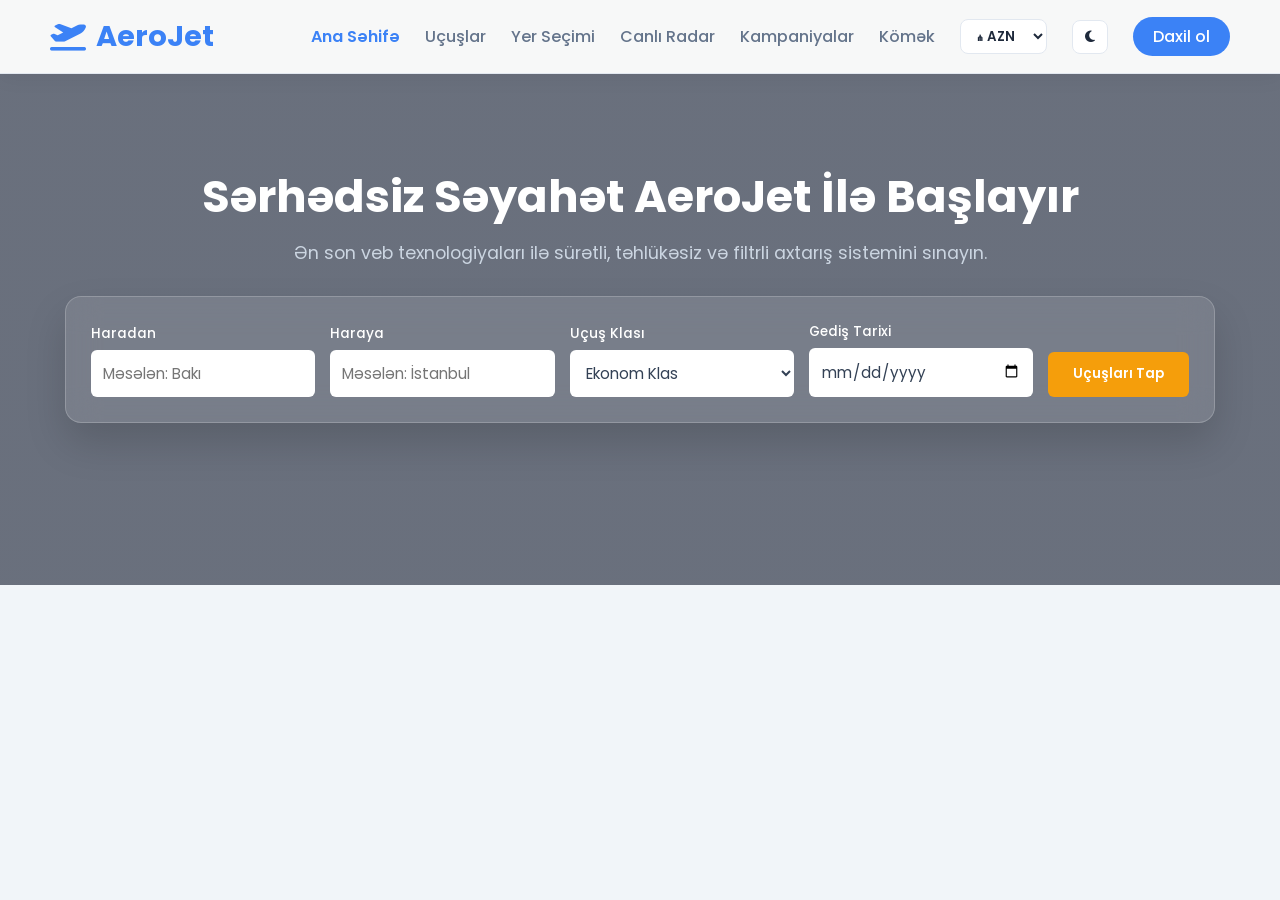
<file: index.html>
<!DOCTYPE html>
<html lang="az">
<head>
    <meta charset="UTF-8">
    <meta name="viewport" content="width=device-width, initial-scale=1.0">
    <title>AeroJet - Peşəkar Bilet Satışı</title>
    <link rel="stylesheet" href="https://cdnjs.cloudflare.com/ajax/libs/font-awesome/6.4.0/css/all.min.css">
    <link rel="stylesheet" href="style.css">
</head>
<body>

    <nav class="navbar">
        <a href="index.html" class="logo"><i class="fa-solid fa-plane-departure"></i> AeroJet</a>
        <ul class="nav-links">
    <li><a href="index.html">Ana Səhifə</a></li>
    <li><a href="ucuslar.html">Uçuşlar</a></li>
    <li><a href="seat-selection.html"><i class="fa-solid fa-chair"></i> Yer Seçimi</a></li>
    <li><a href="flight-status.html"><i class="fa-solid fa-tower-broadcast"></i> Canlı Radar</a></li>
    <li><a href="kampaniyalar.html">Kampaniyalar</a></li>
    <li><a href="komek.html">Kömək</a></li>
    <li><a href="daxil-ol.html" class="login-btn">Daxil ol</a></li>
</ul>
    </nav>

    <div class="hero-section">
        <div class="hero-content">
            <h1>Sərhədsiz Səyahət AeroJet İlə Başlayır</h1>
            <p>Ən son veb texnologiyaları ilə sürətli, təhlükəsiz və filtrli axtarış sistemini sınayın.</p>
            
            <div class="search-glass-box">
                <form id="search-form" class="search-form">
                    <div class="input-group">
                        <label>Haradan</label>
                        <input type="text" id="origin" placeholder="Məsələn: Bakı" autocomplete="off" required>
                        <ul id="origin-suggestions" class="suggestions-list hidden"></ul>
                    </div>
                    <div class="input-group">
                        <label>Haraya</label>
                        <input type="text" id="destination" placeholder="Məsələn: İstanbul" autocomplete="off" required>
                        <ul id="destination-suggestions" class="suggestions-list hidden"></ul>
                    </div>
                    <div class="input-group">
                        <label>Uçuş Klası</label>
                        <select id="flight-class">
                            <option value="economy">Ekonom Klas</option>
                            <option value="business">Biznes Klas (2x ₼)</option>
                        </select>
                    </div>
                    <div class="input-group">
                        <label>Gediş Tarixi</label>
                        <input type="date" required>
                    </div>
                    <button type="submit" class="search-btn">Uçuşları Tap</button>
                </form>
            </div>
        </div>
    </div>

    <div class="container">
        <div id="loader" class="loader-container hidden"><div class="spinner"></div><p>Sistem axtarış edir...</p></div>
        <div id="results"></div>
    </div>

    <script src="script.js"></script>
</body>
</html>
</file>
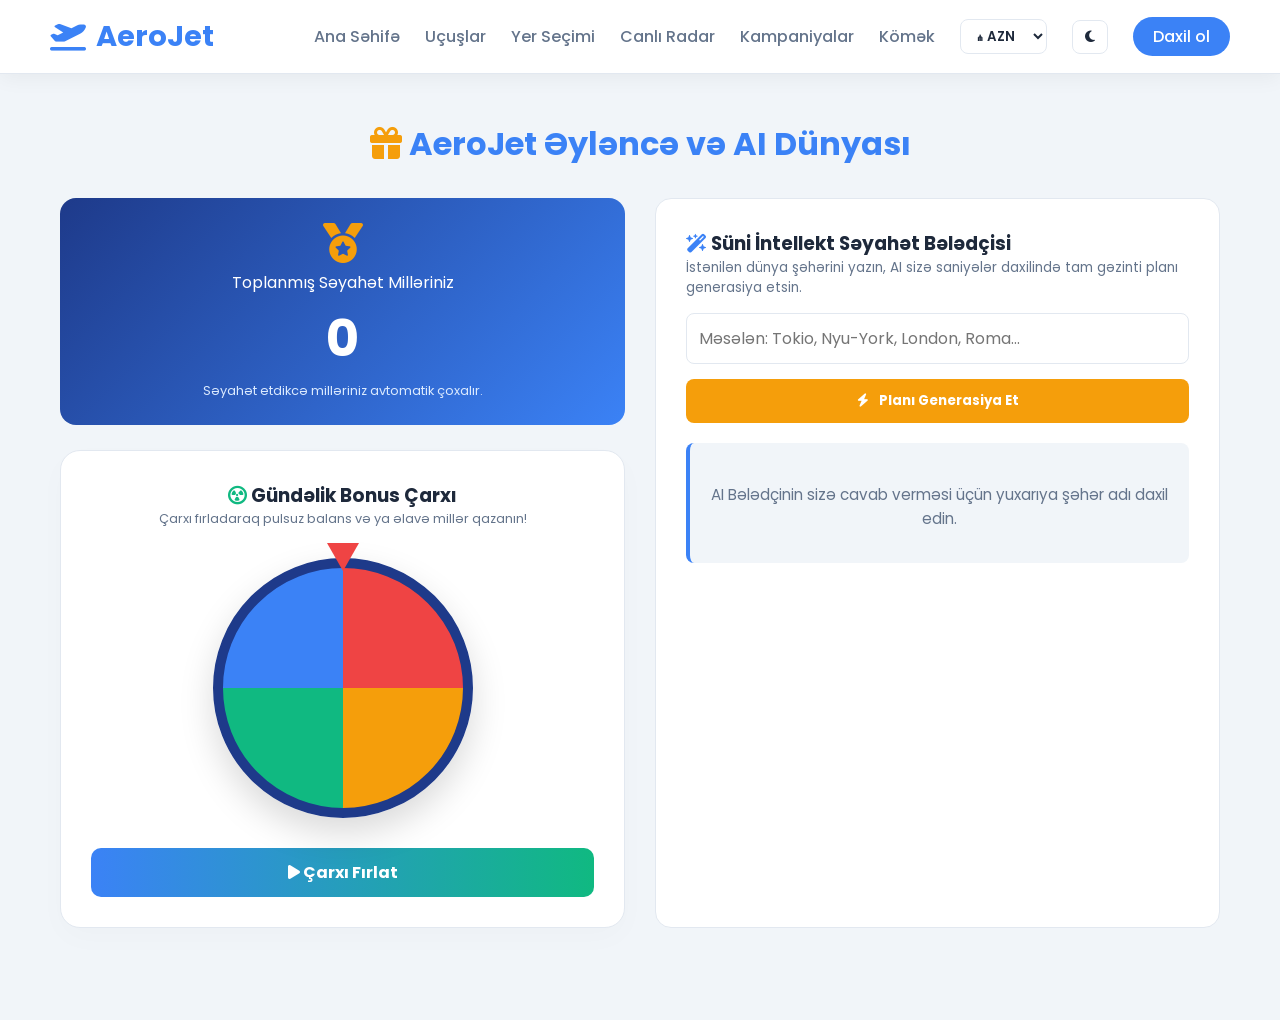
<file: ai-assistant.html>
<!DOCTYPE html>
<html lang="az">
<head>
    <meta charset="UTF-8">
    <meta name="viewport" content="width=device-width, initial-scale=1.0">
    <title>AI Bələdçi & Hədiyyə Çarxı — AeroJet</title>
    <link rel="stylesheet" href="https://cdnjs.cloudflare.com/ajax/libs/font-awesome/6.4.0/css/all.min.css">
    <link rel="stylesheet" href="style.css">
    <style>
        .ai-layout { display: grid; grid-template-columns: 1fr 1fr; gap: 30px; margin-top: 30px; }
        .mile-box { background: linear-gradient(135deg, #1e3a8a 0%, #3b82f6 100%); color: white; padding: 25px; border-radius: 16px; text-align: center; margin-bottom: 25px;}
        .mile-box h1 { font-size: 3.2rem; margin: 5px 0; font-weight: 700;}
        .ai-card { background: var(--bg-card); border: 1px solid var(--border-color); padding: 30px; border-radius: 16px; }
        .ai-input { width: 100%; padding: 12px; border: 1px solid var(--border-color); background: var(--input-bg); color: var(--input-text); border-radius: 8px; font-size: 1rem; margin-bottom: 15px; outline: none;}
        .ai-btn { width: 100%; padding: 12px; background: #f59e0b; color: white; border: none; border-radius: 8px; font-weight: bold; cursor: pointer; display: flex; justify-content: center; align-items: center; gap: 10px;}
        .ai-response { background: var(--bg-body); border-left: 4px solid #3b82f6; padding: 20px; border-radius: 8px; margin-top: 20px; min-height: 120px; line-height: 1.6; font-size: 0.95rem;}
    </style>
</head>
<body>

    <nav class="navbar">
        <a href="index.html" class="logo"><i class="fa-solid fa-plane-departure"></i> AeroJet</a>
        <ul class="nav-links">
            </ul>
    </nav>

    <div class="container">
        <h2 class="page-title"><i class="fa-solid fa-gift" style="color:#f59e0b;"></i> AeroJet Əyləncə və AI Dünyası</h2>
        
        <div class="ai-layout">
            
            <div>
                <div class="mile-box">
                    <i class="fa-solid fa-medal" style="font-size: 2.5rem; color: #f59e0b;"></i>
                    <h4 style="margin-top:5px; font-weight:400;">Toplanmış Səyahət Milləriniz</h4>
                    <h1 id="total-miles">0</h1>
                    <p style="font-size:0.8rem; color:#dbeafe;">Səyahət etdikcə milləriniz avtomatik çoxalır.</p>
                </div>

                <div class="wheel-wrapper">
                    <h3 style="color:var(--text-main);"><i class="fa-solid fa-circle-radiation" style="color:#10b981;"></i> Gündəlik Bonus Çarxı</h3>
                    <p style="color:var(--text-muted); font-size:0.8rem; margin-bottom:10px;">Çarxı fırladaraq pulsuz balans və ya əlavə millər qazanın!</p>
                    
                    <div class="wheel-outer">
                        <div class="wheel-pointer"></div>
                        <div class="wheel-graphic" id="lucky-wheel-graphic"></div>
                    </div>

                    <button type="button" class="spin-btn" id="spin-btn-element" onclick="spinLuckyWheel()">
                        <i class="fa-solid fa-play"></i> Çarxı Fırlat
                    </button>
                </div>
            </div>

            <div class="ai-card">
                <h3 style="color:var(--text-main);"><i class="fa-solid fa-wand-magic-sparkles" style="color:#3b82f6;"></i> Süni İntellekt Səyahət Bələdçisi</h3>
                <p style="color:var(--text-muted); font-size:0.85rem; margin-bottom:15px;">İstənilən dünya şəhərini yazın, AI sizə saniyələr daxilində tam gəzinti planı generasiya etsin.</p>
                
                <input type="text" id="ai-destination-city" class="ai-input" placeholder="Məsələn: Tokio, Nyu-York, London, Roma...">
                <button type="button" class="ai-btn" id="generate-plan-btn"><i class="fa-solid fa-bolt"></i> Planı Generasiya Et</button>

                <div id="ai-output" class="ai-response">
                    <p style="color:var(--text-muted); text-align:center; padding-top:20px;">AI Bələdçinin sizə cavab verməsi üçün yuxarıya şəhər adı daxil edin.</p>
                </div>
            </div>

        </div>
    </div>

    <script src="script.js"></script>
    <script>
        document.addEventListener("DOMContentLoaded", () => {
            document.getElementById('total-miles').innerText = localStorage.getItem('userMiles') || '0';

            document.getElementById('generate-plan-btn').addEventListener('click', () => {
                const city = document.getElementById('ai-destination-city').value.trim();
                const output = document.getElementById('ai-output');
                if(!city) return;

                output.innerHTML = '<div style="text-align:center;"><i class="fa-solid fa-spinner fa-spin" style="font-size:1.5rem; color:#3b82f6;"></i><p style="font-size:0.8rem; margin-top:5px;">AI Plan qurur...</p></div>';

                setTimeout(() => {
                    output.innerHTML = `
                        <h4 style="color:#3b82f6; margin-bottom:10px;">✈️ ${city.toUpperCase()} SƏYAHƏT MARŞRUTU:</h4>
                        <p><b>Giriş:</b> ${city} dünyanın ən çox turist cəlb edən möhtəşəm nöqtələrindən biridir.</p>
                        <p style="margin-top:8px;"><b>Təklif:</b> Səhər tezdən şəhərin tarixi mərkəzlərini gəzin. Günorta ən məşhur yerli restoranlarda şam edin. Axşam isə AeroJet tərəfdaşlıq otellərində dincəlin.</p>
                    `;
                }, 1200);
            });
        });
    </script>
</body>
</html>
</file>
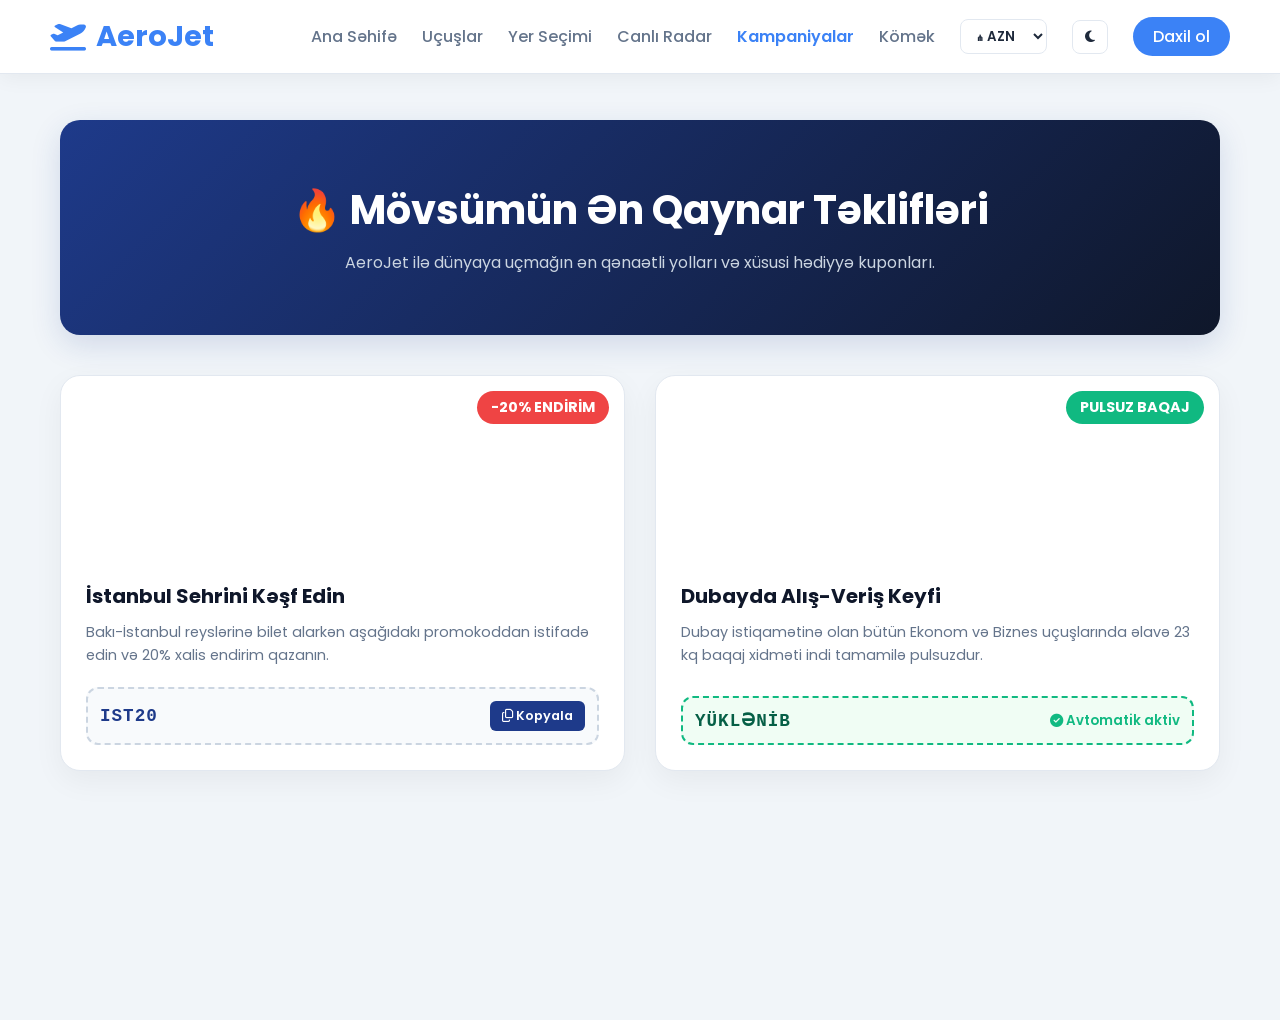
<file: kampaniyalar.html>
<!DOCTYPE html>
<html lang="az">
<head>
    <meta charset="UTF-8">
    <meta name="viewport" content="width=device-width, initial-scale=1.0">
    <title>Eksklüziv Kampaniyalar - AeroJet</title>
    <link rel="stylesheet" href="https://cdnjs.cloudflare.com/ajax/libs/font-awesome/6.4.0/css/all.min.css">
    <link rel="stylesheet" href="style.css">
    <style>
        .promo-hero { background: linear-gradient(135deg, #1e3a8a 0%, #0f172a 100%); color: white; padding: 60px 20px; text-align: center; border-radius: 20px; margin-bottom: 40px; box-shadow: 0 10px 30px rgba(30,58,138,0.15); }
        .promo-grid { display: grid; grid-template-columns: repeat(auto-fit, minmax(320px, 1fr)); gap: 30px; }
        .luxury-card { background: white; border-radius: 20px; overflow: hidden; box-shadow: 0 10px 30px rgba(0,0,0,0.05); transition: transform 0.3s ease; display: flex; flex-direction: column; border: 1px solid #e2e8f0; }
        .luxury-card:hover { transform: translateY(-8px); }
        .card-banner { height: 180px; position: relative; background-size: cover; background-position: center; }
        .discount-badge { position: absolute; top: 15px; right: 15px; background: #ef4444; color: white; padding: 6px 14px; border-radius: 30px; font-weight: 700; font-size: 0.9rem; }
        .card-body { padding: 25px; display: flex; flex-direction: column; flex-grow: 1; }
        .card-body h3 { color: #0f172a; font-size: 1.25rem; margin-bottom: 10px; }
        .card-body p { color: #64748b; font-size: 0.9rem; line-height: 1.6; margin-bottom: 20px; }
        .coupon-zone { margin-top: auto; background: #f8fafc; border: 2px dashed #cbd5e1; padding: 12px; border-radius: 12px; display: flex; justify-content: space-between; align-items: center; }
        .coupon-text { font-family: 'Courier New', Courier, monospace; font-weight: 700; color: #1e3a8a; font-size: 1.1rem; letter-spacing: 1px; }
        .copy-btn { background: #1e3a8a; color: white; border: none; padding: 6px 12px; border-radius: 6px; font-size: 0.8rem; font-weight: 600; cursor: pointer; }
    </style>
</head>
<body>

    <nav class="navbar">
        <a href="index.html" class="logo"><i class="fa-solid fa-plane-departure"></i> AeroJet</a>
        <ul class="nav-links">
        <ul class="nav-links">
    <li><a href="index.html">Ana Səhifə</a></li>
    <li><a href="ucuslar.html">Uçuşlar</a></li>
    <li><a href="seat-selection.html"><i class="fa-solid fa-chair"></i> Yer Seçimi</a></li>
    <li><a href="flight-status.html"><i class="fa-solid fa-tower-broadcast"></i> Canlı Radar</a></li>
    <li><a href="kampaniyalar.html">Kampaniyalar</a></li>
    <li><a href="komek.html">Kömək</a></li>
    <li><a href="daxil-ol.html" class="login-btn">Daxil ol</a></li>
</ul>
    </nav>

    <div class="container">
        <div class="promo-hero">
            <h1 style="font-size: 2.5rem; margin-bottom: 10px;">🔥 Mövsümün Ən Qaynar Təklifləri</h1>
            <p style="color: #cbd5e1;">AeroJet ilə dünyaya uçmağın ən qənaətli yolları və xüsusi hədiyyə kuponları.</p>
        </div>

        <div class="promo-grid">
            <div class="luxury-card">
                <div class="card-banner" style="background-image: url('https://images.unsplash.com/photo-1493306095293-14a93ad37475?auto=format&fit=crop&w=600&q=80');">
                    <span class="discount-badge">-20% ENDİRİM</span>
                </div>
                <div class="card-body">
                    <h3>İstanbul Sehrini Kəşf Edin</h3>
                    <p>Bakı-İstanbul reyslərinə bilet alarkən aşağıdakı promokoddan istifadə edin və 20% xalis endirim qazanın.</p>
                    <div class="coupon-zone">
                        <span class="coupon-text">IST20</span>
                        <button type="button" class="copy-btn" onclick="copyPromoCode('IST20')"><i class="fa-regular fa-copy"></i> Kopyala</button>
                    </div>
                </div>
            </div>

            <div class="luxury-card">
                <div class="card-banner" style="background-image: url('https://images.unsplash.com/photo-1512453979798-5ea266f8880c?auto=format&fit=crop&w=600&q=80');">
                    <span class="discount-badge" style="background:#10b981;">PULSUZ BAQAJ</span>
                </div>
                <div class="card-body">
                    <h3>Dubayda Alış-Veriş Keyfi</h3>
                    <p>Dubay istiqamətinə olan bütün Ekonom və Biznes uçuşlarında əlavə 23 kq baqaj xidməti indi tamamilə pulsuzdur.</p>
                    <div class="coupon-zone" style="border-color:#10b981; background:#f0fdf4;">
                        <span class="coupon-text" style="color:#065f46;">YÜKLƏNİB</span>
                        <small style="color:#10b981; font-weight:600;"><i class="fa-solid fa-circle-check"></i> Avtomatik aktiv</small>
                    </div>
                </div>
            </div>
        </div>
    </div>

    <script src="script.js"></script>
</body>
</html>
</file>
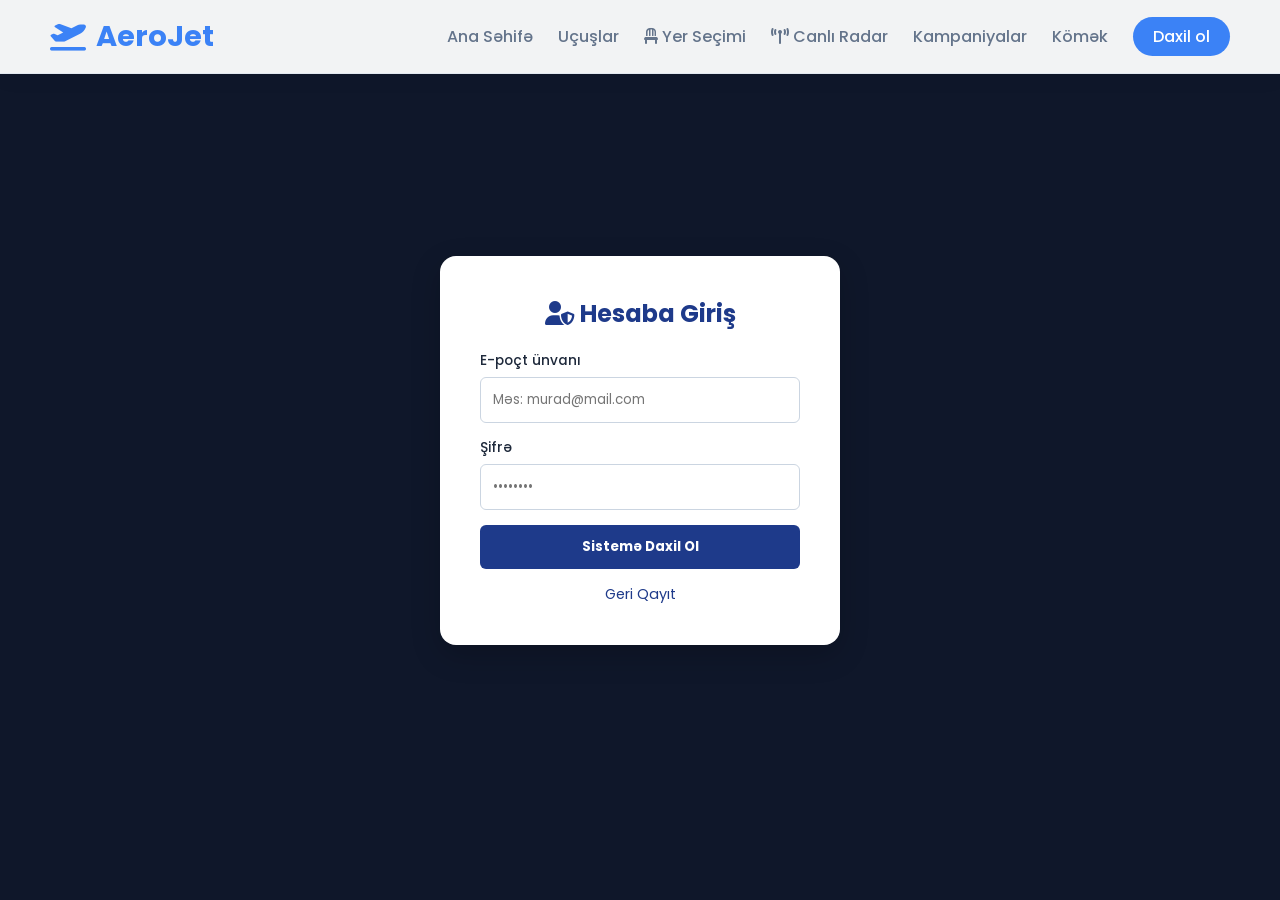
<file: profil.html>
<!DOCTYPE html>
<html lang="az">
<head>
    <meta charset="UTF-8">
    <meta name="viewport" content="width=device-width, initial-scale=1.0">
    <title>Şəxsi Kabinet — AeroJet</title>
    <link rel="stylesheet" href="https://cdnjs.cloudflare.com/ajax/libs/font-awesome/6.4.0/css/all.min.css">
    <link rel="stylesheet" href="style.css">
    <link href="https://fonts.googleapis.com/css2?family=Libre+Barcode+39&display=swap" rel="stylesheet">
</head>
<body>

    <nav class="navbar">
        <a href="index.html" class="logo"><i class="fa-solid fa-plane-departure"></i> AeroJet</a>
        <ul class="nav-links">
            </ul>
    </nav>

    <div class="container" style="margin-top:130px;">
        
        <div id="admin-view-section" class="hidden" style="margin-bottom: 40px;">
            <h3 style="margin-bottom: 20px; font-weight: 600; color: var(--text-main);"><i class="fa-solid fa-chart-pie"></i> Sistem Analitikası</h3>
            <div class="admin-dashboard">
                <div class="admin-stat-card">
                    <i class="fa-solid fa-wallet"></i>
                    <h3>Ümumi Gəlir</h3>
                    <h2 id="adm-total-revenue" style="color: #10b981;">0 ₼</h2>
                </div>
                <div class="admin-stat-card">
                    <i class="fa-solid fa-ticket"></i>
                    <h3>Satılan Bilet</h3>
                    <h2 id="adm-total-tickets">0 Reys</h2>
                </div>
                <div class="admin-stat-card">
                    <i class="fa-solid fa-route"></i>
                    <h3>Top İstiqamət</h3>
                    <h2 id="adm-top-dest" style="color: #f59e0b;">N/A</h2>
                </div>
            </div>
        </div>

        <div id="user-view-section" class="profile-container">
            
            <div class="profile-card-left">
                <div class="profile-pic"><i class="fa-solid fa-user-ninja"></i></div>
                <h3 id="u-name" style="letter-spacing: 0.5px;">GÜNLÜK İSTİFADƏÇİ</h3>
                <p id="u-email"></p>
                
                <div class="balance-card">
                    <p>Mövcud Balans</p>
                    <h3 id="u-balance">0.00 ₼</h3>
                </div>
                <button type="button" class="add-money-btn" id="add-funds-btn">
                    <i class="fa-solid fa-circle-plus"></i> Balansı Artır (+500 ₼)
                </button>
            </div>

            <div class="profile-main-right">
                <h3 style="color: var(--text-main); font-weight: 600; margin-bottom: 25px; display: flex; align-items: center; gap: 10px;">
                    <i class="fa-solid fa-receipt" style="color:#3b82f6;"></i> Aktiv Səyahət Sənədlərim
                </h3>
                <div id="tickets-history-box">
                    </div>
            </div>
            
        </div>

    </div>

    <div id="ticket-modal" class="modal-overlay hidden">
        <div class="boarding-pass">
            <span class="close-pass" id="close-modal-btn">&times;</span>
            <div class="pass-header">
                <h2>BOARDING PASS</h2>
                <div id="m-airline" style="font-weight:700; font-size:1.1rem; color:#ffffff;">AeroJet</div>
            </div>
            <div class="pass-body">
                <div><div class="pass-meta">Sərnişin</div><div class="pass-val" id="m-user">M. MURAD</div></div>
                <div><div class="pass-meta">Uçuş No</div><div class="pass-val" id="m-flightno">AZ-404</div></div>
                <div><div class="pass-meta">Klas</div><div class="pass-val" id="m-class" style="color:#f59e0b;">ECONOMY</div></div>
                
                <div><div class="pass-meta">Haradan</div><div class="pass-val" id="m-from">GYD</div></div>
                <div style="display:flex; align-items:center; justify-content:center;"><i class="fa-solid fa-plane" style="color:rgba(255,255,255,0.2); font-size:1.5rem;"></i></div>
                <div><div class="pass-meta">Haraya</div><div class="pass-val" id="m-to">IST</div></div>
                
                <div><div class="pass-meta">Saat</div><div class="pass-val" id="m-time">12:00</div></div>
                <div><div class="pass-meta">Oturacaq</div><div class="pass-val" id="m-seat" style="color:#60a5fa;">14A</div></div>
                <div><div class="pass-meta">Status</div><div class="pass-val" style="color:#10b981;">AKTİV</div></div>
            </div>
            <div class="pass-footer">
                <div style="text-align: left;">
                    <div class="pass-meta">Elektron Tiket ID</div>
                    <div id="m-code" class="pass-val">TKT-000000</div>
                </div>
                <div class="barcode">1234567890</div>
            </div>
        </div>
    </div>

    <script src="script.js"></script>
    <script>
        document.addEventListener("DOMContentLoaded", () => {
            const activeUser = localStorage.getItem('activeUser');
            if (!activeUser) { window.location.href = 'daxil-ol.html'; return; }

            // Admin panel yoxlanışı
            if(activeUser === "admin@aerojet.com") {
                document.getElementById('admin-view-section').classList.remove('hidden');
                const sales = JSON.parse(localStorage.getItem('adminSales') || '[]');
                let rev = 0;
                sales.forEach(s => rev += s.price);
                document.getElementById('adm-total-revenue').innerText = window.formatPrice(rev);
                document.getElementById('adm-total-tickets').innerText = sales.length + " Ədəd";
                document.getElementById('adm-top-dest').innerText = sales.length > 0 ? sales[sales.length - 1].dest : "İstanbul";
            }

            document.getElementById('u-email').innerText = activeUser;
            document.getElementById('u-name').innerText = activeUser.split('@')[0].toUpperCase();
            
            function updateBalance() {
                const bal = parseFloat(localStorage.getItem('userBalance') || '1000');
                document.getElementById('u-balance').innerText = window.formatPrice(bal);
            }
            updateBalance();

            document.getElementById('add-funds-btn').addEventListener('click', () => {
                let bal = parseFloat(localStorage.getItem('userBalance') || '1000');
                bal += 500;
                localStorage.setItem('userBalance', bal.toFixed(2));
                updateBalance();
                window.showToast('Balansınıza +500 virtual pul yükləndi!');
            });

            // Səyahət sənədlərini listələmək
            const box = document.getElementById('tickets-history-box');
            const tickets = JSON.parse(localStorage.getItem('userTickets') || '[]');

            if (tickets.length === 0) {
                box.innerHTML = `
                    <div style="text-align:center; padding:40px; border: 2px dashed var(--border-color); border-radius:16px;">
                        <i class="fa-solid fa-folder-open" style="font-size:2.5rem; color:var(--text-muted); margin-bottom:10px;"></i>
                        <p style="color:var(--text-muted); font-size:0.95rem;">Hələ ki heç bir uçuş biletiniz yoxdur.</p>
                    </div>`;
            } else {
                tickets.forEach((t, i) => {
                    box.innerHTML += `
                        <div class="flight-card" style="border-left-color:#10b981; cursor:pointer;" onclick="openPass(${i})">
                            <div class="airline-info">
                                <i class="fa-solid fa-plane-arrival airline-logo" style="color:#10b981;"></i>
                                <div class="airline-name"><h3>${t.airline}</h3><p>${t.flightNo}</p></div>
                            </div>
                            <div class="flight-time">
                                <div><div class="time">${t.depTime}</div><div class="city">${t.origin}</div></div>
                                <div class="route-line"><div class="duration" style="color:#10b981; border-bottom-color:#bbf7d0;">${t.date}</div></div>
                                <div><div class="time">${t.arrTime}</div><div class="city">${t.dest}</div></div>
                            </div>
                            <div class="flight-price-zone">
                                <span class="book-btn" style="background:#10b981; font-size:0.85rem; padding:8px 16px;">Biletə Bax <i class="fa-solid fa-qrcode"></i></span>
                            </div>
                        </div>`;
                });
            }
        });

        function openPass(i) {
            const tickets = JSON.parse(localStorage.getItem('userTickets') || '[]');
            const t = tickets[i];
            document.getElementById('m-user').innerText = localStorage.getItem('activeUser').split('@')[0].toUpperCase();
            document.getElementById('m-airline').innerText = t.airline;
            document.getElementById('m-flightno').innerText = t.flightNo;
            document.getElementById('m-class').innerText = t.class;
            document.getElementById('m-from').innerText = t.origin;
            document.getElementById('m-to').innerText = t.dest;
            document.getElementById('m-time').innerText = t.depTime;
            document.getElementById('m-seat').innerText = t.seat;
            document.getElementById('m-code').innerText = t.ticketId;
            document.getElementById('ticket-modal').classList.remove('hidden');
        }

        document.getElementById('close-modal-btn').addEventListener('click', () => {
            document.getElementById('ticket-modal').classList.add('hidden');
        });
    </script>
</body>
</html>
</file>
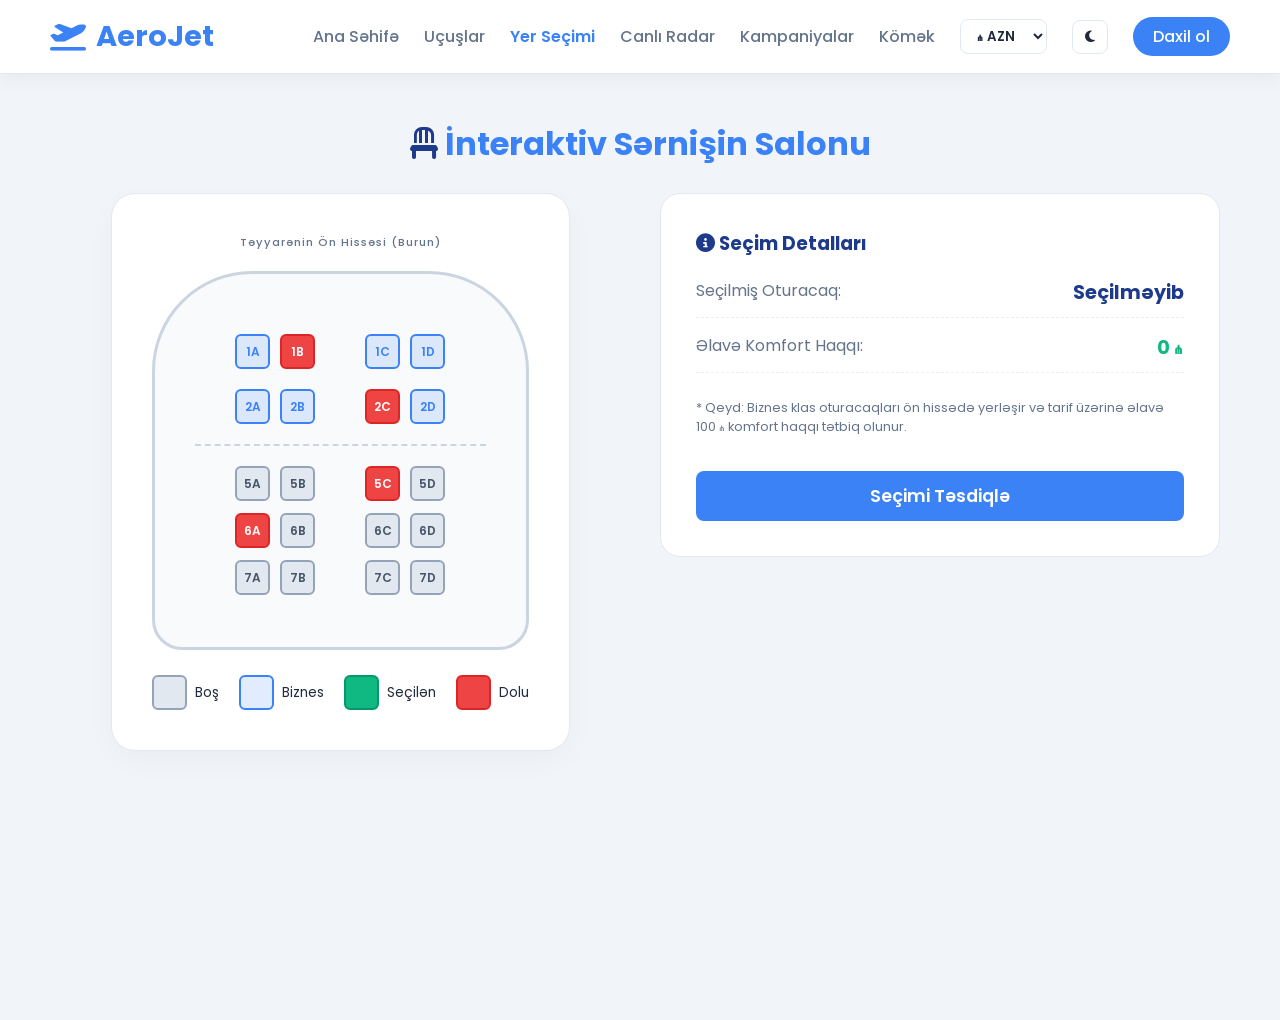
<file: seat-selection.html>
<!DOCTYPE html>
<html lang="az">
<head>
    <meta charset="UTF-8">
    <meta name="viewport" content="width=device-width, initial-scale=1.0">
    <title>Oturacaq Seçimi - AeroJet</title>
    <link rel="stylesheet" href="https://cdnjs.cloudflare.com/ajax/libs/font-awesome/6.4.0/css/all.min.css">
    <link rel="stylesheet" href="style.css">
</head>
<body>

    <nav class="navbar">
        <a href="index.html" class="logo"><i class="fa-solid fa-plane-departure"></i> AeroJet</a>
        <ul class="nav-links">
            <li><a href="index.html">Ana Səhifə</a></li>
            <li><a href="ucuslar.html">Uçuşlar</a></li>
            <li><a href="kampaniyalar.html">Kampaniyalar</a></li>
            <li><a href="komek.html">Kömək</a></li>
            <li><a href="daxil-ol.html" class="login-btn">Daxil ol</a></li>
        </ul>
    </nav>

    <div class="container">
        <h2 class="page-title"><i class="fa-solid fa-chair" style="color:#1e3a8a;"></i> İnteraktiv Sərnişin Salonu</h2>
        
        <div style="display: grid; grid-template-columns: 1fr 1fr; gap: 40px; align-items: start;">
            
            <div class="plane-container">
                <div class="pass-meta" style="color:#64748b;">Təyyarənin Ön Hissəsi (Burun)</div>
                <div class="plane-cabin">
                    <div class="seat-row business-row">
                        <div class="seat business" onclick="selectSeat(this, '1A', 100)">1A</div>
                        <div class="seat business occupied">1B</div>
                        <div class="seat-aisle"></div>
                        <div class="seat business" onclick="selectSeat(this, '1C', 100)">1C</div>
                        <div class="seat business" onclick="selectSeat(this, '1D', 100)">1D</div>
                    </div>
                    <div class="seat-row business-row">
                        <div class="seat business" onclick="selectSeat(this, '2A', 100)">2A</div>
                        <div class="seat business" onclick="selectSeat(this, '2B', 100)">2B</div>
                        <div class="seat-aisle"></div>
                        <div class="seat business occupied">2C</div>
                        <div class="seat business" onclick="selectSeat(this, '2D', 100)">2D</div>
                    </div>
                    
                    <hr style="margin:20px 0; border:none; border-top:2px dashed #cbd5e1;">

                    <div class="seat-row">
                        <div class="seat" onclick="selectSeat(this, '5A', 0)">5A</div>
                        <div class="seat" onclick="selectSeat(this, '5B', 0)">5B</div>
                        <div class="seat-aisle"></div>
                        <div class="seat occupied">5C</div>
                        <div class="seat" onclick="selectSeat(this, '5D', 0)">5D</div>
                    </div>
                    <div class="seat-row">
                        <div class="seat occupied">6A</div>
                        <div class="seat" onclick="selectSeat(this, '6B', 0)">6B</div>
                        <div class="seat-aisle"></div>
                        <div class="seat" onclick="selectSeat(this, '6C', 0)">6C</div>
                        <div class="seat" onclick="selectSeat(this, '6D', 0)">6D</div>
                    </div>
                    <div class="seat-row">
                        <div class="seat" onclick="selectSeat(this, '7A', 0)">7A</div>
                        <div class="seat" onclick="selectSeat(this, '7B', 0)">7B</div>
                        <div class="seat-aisle"></div>
                        <div class="seat" onclick="selectSeat(this, '7C', 0)">7C</div>
                        <div class="seat" onclick="selectSeat(this, '7D', 0)">7D</div>
                    </div>
                </div>

                <div class="seat-legend">
                    <div class="legend-item"><div class="seat"></div> Boş</div>
                    <div class="legend-item"><div class="seat business"></div> Biznes</div>
                    <div class="legend-item"><div class="seat selected"></div> Seçilən</div>
                    <div class="legend-item"><div class="seat occupied"></div> Dolu</div>
                </div>
            </div>

            <div style="background:white; padding:35px; border-radius:20px; border:1px solid #e2e8f0;">
                <h3 style="color:#1e3a8a; margin-bottom:20px;"><i class="fa-solid fa-circle-info"></i> Seçim Detalları</h3>
                <div style="display:flex; flex-direction:column; gap:15px; font-size:1rem;">
                    <div style="display:flex; justify-content:space-between; border-bottom:1px dashed #eee; padding-bottom:10px;">
                        <span style="color:#64748b;">Seçilmiş Oturacaq:</span>
                        <b id="display-seat-no" style="color:#1e3a8a; font-size:1.2rem;">Seçilməyib</b>
                    </div>
                    <div style="display:flex; justify-content:space-between; border-bottom:1px dashed #eee; padding-bottom:10px;">
                        <span style="color:#64748b;">Əlavə Komfort Haqqı:</span>
                        <b id="display-extra-price" style="color:#10b981; font-size:1.2rem;">0 ₼</b>
                    </div>
                    <p style="font-size:0.8rem; color:#64748b; line-height:1.5; margin-top:10px;">
                        * Qeyd: Biznes klas oturacaqları ön hissədə yerləşir və tarif üzərinə əlavə 100 ₼ komfort haqqı tətbiq olunur.
                    </p>
                    <button type="button" class="book-btn" style="max-width:100%; margin-top:20px; height:50px; font-size:1.1rem;" onclick="confirmSeatSelection()">Seçimi Təsdiqlə</button>
                </div>
            </div>

        </div>
    </div>

    <script src="script.js"></script>
    <script>
        let selectedSeatNo = null;

        function selectSeat(element, seatNo, extraCost) {
            // Əgər oturacaq doludursa işləməsin
            if(element.classList.contains('occupied')) return;

            // Əvvəlki seçilmiş oturacağı təmizləyirik
            document.querySelectorAll('.seat.selected').forEach(el => el.classList.remove('selected'));

            // Yeni oturacağı aktiv edirik
            element.classList.add('selected');
            selectedSeatNo = seatNo;

            // Sağ tərəfdəki məlumat panelini canlı yeniləyirik
            document.getElementById('display-seat-no').innerText = seatNo;
            document.getElementById('display-extra-price').innerText = extraCost + " ₼";
        }

        function confirmSeatSelection() {
            if(!selectedSeatNo) {
                window.showToast('Zəhmət olmasa təyyarə daxilindən bir yer seçin!', 'error');
                return;
            }
            window.showToast(`Oturacaq uğurla rezerv olundu: ${selectedSeatNo}. Axtarışa yönləndirilirsiniz...`);
            setTimeout(() => window.location.href = 'index.html', 2000);
        }
    </script>
</body>
</html>
</file>
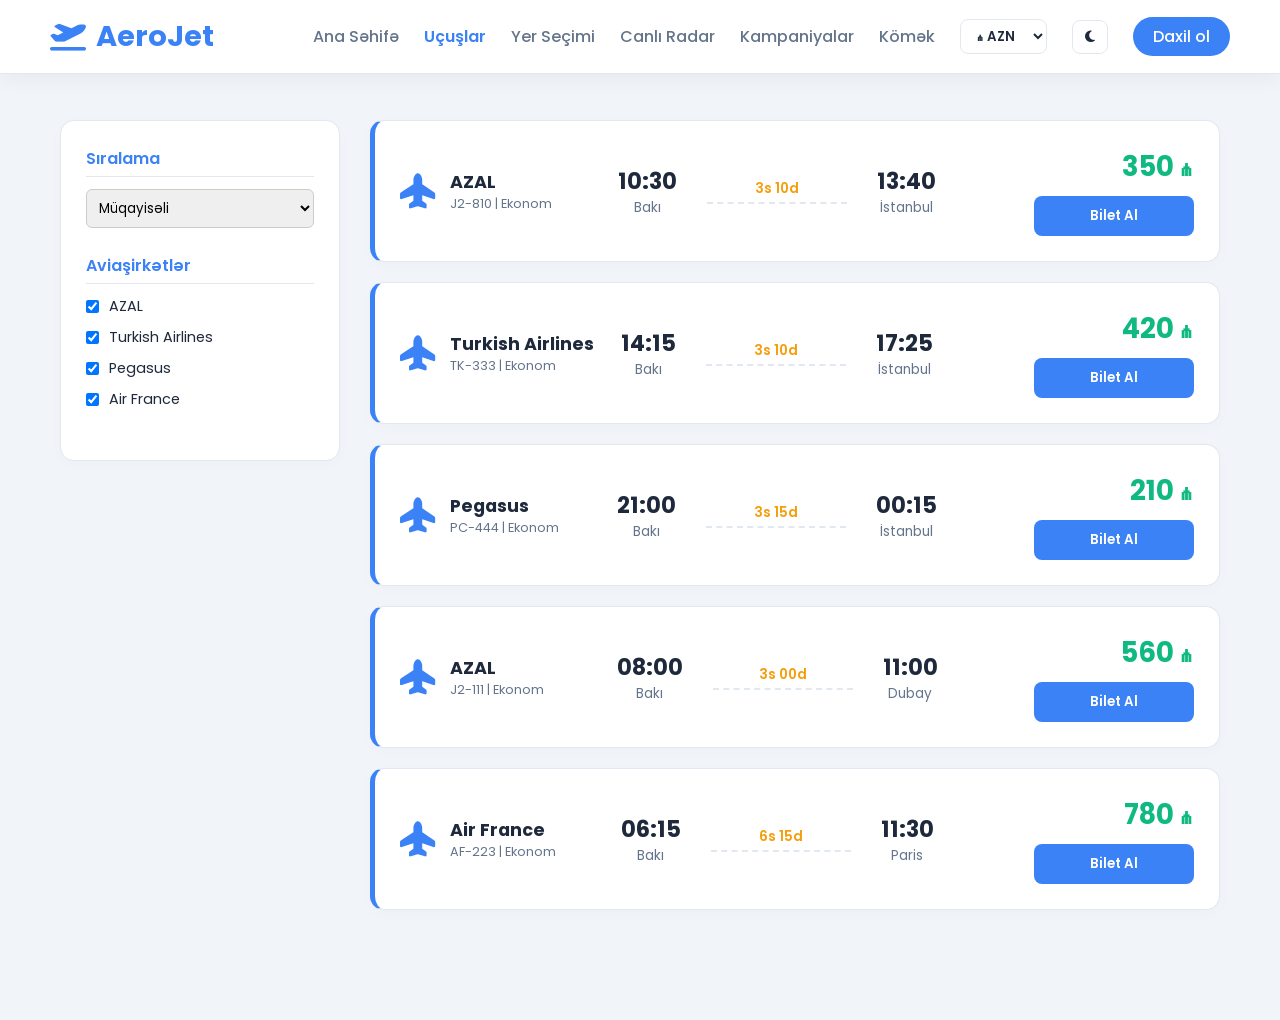
<file: ucuslar.html>
<!DOCTYPE html>
<html lang="az">
<head>
    <meta charset="UTF-8">
    <meta name="viewport" content="width=device-width, initial-scale=1.0">
    <title>Uçuşlar Paneli - AeroJet</title>
    <link rel="stylesheet" href="https://cdnjs.cloudflare.com/ajax/libs/font-awesome/6.4.0/css/all.min.css">
    <link rel="stylesheet" href="style.css">
</head>
<body>

    <nav class="navbar">
        <a href="index.html" class="logo"><i class="fa-solid fa-plane-departure"></i> AeroJet</a>
        <ul class="nav-links">
    <li><a href="index.html">Ana Səhifə</a></li>
    <li><a href="ucuslar.html">Uçuşlar</a></li>
    <li><a href="seat-selection.html"><i class="fa-solid fa-chair"></i> Yer Seçimi</a></li>
    <li><a href="flight-status.html"><i class="fa-solid fa-tower-broadcast"></i> Canlı Radar</a></li>
    <li><a href="kampaniyalar.html">Kampaniyalar</a></li>
    <li><a href="komek.html">Kömək</a></li>
    <li><a href="daxil-ol.html" class="login-btn">Daxil ol</a></li>
</ul>
    </nav>

    <div class="container">
        <div class="page-layout">
            
            <!-- Canlı Filtr və Sıralama Paneli -->
            <aside class="filter-sidebar">
                <div class="filter-section">
                    <h4>Sıralama</h4>
                    <select id="sort-select" style="width:100%; padding:8px; border-radius:6px; border:1px solid #ccc;">
                        <option value="all">Müqayisəli</option>
                        <option value="low">Ucuzdan Bahaya</option>
                        <option value="high">Bahadan Ucuza</option>
                    </select>
                </div>
                <div class="filter-section">
                    <h4>Aviaşirkətlər</h4>
                    <label class="filter-option"><input type="checkbox" class="airline-filter" value="AZAL" checked> AZAL</label>
                    <label class="filter-option"><input type="checkbox" class="airline-filter" value="Turkish Airlines" checked> Turkish Airlines</label>
                    <label class="filter-option"><input type="checkbox" class="airline-filter" value="Pegasus" checked> Pegasus</label>
                    <label class="filter-option"><input type="checkbox" class="airline-filter" value="Air France" checked> Air France</label>
                </div>
            </aside>

            <!-- Uçuş Kartlarının Listəsi -->
            <main id="flights-catalog-list">
                <!-- Kartlar JS tərəfindən idarə olunur -->
            </main>
        </div>
    </div>

    <script src="script.js"></script>
    <script>
        // Səhifəyə özəl interaktiv kataloq filtrləmə skripti
        const catalogList = document.getElementById('flights-catalog-list');
        const sortSelect = document.getElementById('sort-select');

        function renderCatalog() {
            let currentData = [...mockFlights];
            
            // 1. Şirkət Filtri
            const activeAirlines = Array.from(document.querySelectorAll('.airline-filter:checked')).map(el => el.value);
            currentData = currentData.filter(f => activeAirlines.includes(f.airline));

            // 2. Sıralama
            if (sortSelect.value === "low") currentData.sort((a,b) => a.price - b.price);
            if (sortSelect.value === "high") currentData.sort((a,b) => b.price - a.price);

            catalogList.innerHTML = '';
            if(currentData.length === 0) {
                catalogList.innerHTML = '<p>Seçilmiş filtrlərə uyğun uçuş tapılmadı.</p>';
                return;
            }

            currentData.forEach(f => {
                catalogList.innerHTML += `
                    <div class="flight-card">
                        <div class="airline-info">
                            <i class="fa-solid fa-plane-up airline-logo"></i>
                            <div class="airline-name"><h3>${f.airline}</h3><p>${f.flightNo} | Ekonom</p></div>
                        </div>
                        <div class="flight-time">
                            <div><div class="time">${f.depTime}</div><div class="city">${f.origin}</div></div>
                            <div class="route-line"><div class="duration">${f.duration}</div></div>
                            <div><div class="time">${f.arrTime}</div><div class="city">${f.dest}</div></div>
                        </div>
                        <div class="flight-price-zone">
                            <h2>${f.price} ₼</h2>
                            <button class="book-btn" onclick="buyTicket(${f.id}, ${f.price}, 'economy')">Bilet Al</button>
                        </div>
                    </div>`;
            });
        }

        document.querySelectorAll('.airline-filter').forEach(el => el.addEventListener('change', renderCatalog));
        sortSelect.addEventListener('change', renderCatalog);
        window.addEventListener('DOMContentLoaded', renderCatalog);
    </script>
</body>
</html>
</file>
<file: style.css>
@import url('https://fonts.googleapis.com/css2?family=Poppins:wght@300;400;500;600;700&display=swap');

/* ==========================================================================
   1. DİNAMİK RƏNG DƏYİŞƏNLƏRİ (LIGHT & DARK MODE)
   ========================================================================== */
:root {
    --bg-body: #f1f5f9;
    --bg-card: #ffffff;
    --text-main: #1e293b;
    --text-muted: #64748b;
    --navbar-bg: rgba(255, 255, 255, 0.95);
    --border-color: #e2e8f0;
    --input-bg: #ffffff;
    --input-text: #334155;
    --plane-border: #cbd5e1;
    --plane-cabin-bg: #f8fafc;
    --seat-bg: #e2e8f0;
    --seat-border: #94a3b8;
    --seat-text: #475569;
}

body.dark-mode {
    --bg-body: #0f172a;
    --bg-card: #1e293b;
    --text-main: #f8fafc;
    --text-muted: #94a3b8;
    --navbar-bg: rgba(15, 23, 42, 0.95);
    --border-color: #334155;
    --input-bg: #334155;
    --input-text: #f8fafc;
    --plane-border: #475569;
    --plane-cabin-bg: #1e293b;
    --seat-bg: #334155;
    --seat-border: #475569;
    --seat-text: #cbd5e1;
}

/* ==========================================================================
   2. ÜMUMİ BAZA VƏ ANAMASİYALAR
   ========================================================================== */
* {
    margin: 0;
    padding: 0;
    box-sizing: border-box;
    font-family: 'Poppins', sans-serif;
    transition: background-color 0.3s ease, color 0.3s ease, transform 0.2s;
}

body {
    background-color: var(--bg-body);
    color: var(--text-main);
    min-height: 100vh;
}

.container { max-width: 1200px; margin: 120px auto 60px auto; padding: 0 20px; }
.page-title { color: #3b82f6; font-size: 2rem; margin-bottom: 25px; text-align: center; font-weight: 700; }
.hidden { display: none !important; }

/* ==========================================================================
   3. NAVBAR VƏ PROFIL DROPDOWN Menyusu
   ========================================================================== */
.navbar {
    display: flex;
    justify-content: space-between;
    align-items: center;
    padding: 15px 50px;
    background: var(--navbar-bg);
    backdrop-filter: blur(10px);
    box-shadow: 0 4px 20px rgba(0,0,0,0.05);
    position: fixed;
    width: 100%;
    top: 0;
    z-index: 999995 !important;
    border-bottom: 1px solid var(--border-color);
}

.logo { font-size: 1.8rem; font-weight: 700; color: #3b82f6; text-decoration: none; display: flex; align-items: center; gap: 10px; }
.nav-links { list-style: none; display: flex; gap: 25px; align-items: center; }
.nav-links a { text-decoration: none; color: var(--text-muted); font-weight: 500; }
.nav-links a:hover, .nav-links a.active { color: #3b82f6; font-weight: 600; }

.nav-control-item { padding: 6px 12px; border-radius: 8px; border: 1px solid var(--border-color); background: var(--bg-card); color: var(--text-main); cursor: pointer; font-weight: 600; }
.login-btn { background-color: #3b82f6; color: white !important; padding: 8px 20px; border-radius: 25px; }

.user-profile-menu { position: relative; cursor: pointer; display: flex; align-items: center; gap: 10px; font-weight: 600; color: #3b82f6; background: rgba(59, 130, 246, 0.1); padding: 8px 18px; border-radius: 20px; user-select: none; }
.profile-dropdown { position: absolute; top: 130%; right: 0; background: var(--bg-card); box-shadow: 0 10px 30px rgba(0,0,0,0.15); border-radius: 12px; width: 220px; list-style: none; padding: 8px 0; display: none; z-index: 999999 !important; border: 1px solid var(--border-color); }
.profile-dropdown.show-dropdown { display: block !important; }
.profile-dropdown li a, .profile-dropdown li div { padding: 12px 20px; display: block !important; text-decoration: none; color: var(--text-main); font-size: 0.9rem; cursor: pointer; }
.profile-dropdown li a:hover, .profile-dropdown li div:hover { background: var(--bg-body); }

/* ==========================================================================
   4. HERO BÖLMƏSİ VƏ AXTARIŞ PANELİ (INDEX.HTML)
   ========================================================================== */
.hero-section { height: 65vh; background: linear-gradient(rgba(15, 23, 42, 0.6), rgba(15, 23, 42, 0.6)), url('https://images.unsplash.com/photo-1436491865332-7a61a109cc05?auto=format&fit=crop&w=1920&q=80') center/cover; display: flex; align-items: center; justify-content: center; text-align: center; padding: 0 20px; }
.hero-content h1 { color: white; font-size: 2.8rem; margin-bottom: 10px; font-weight: 700; }
.hero-content p { color: #cbd5e1; margin-bottom: 30px; font-size: 1.1rem; }
.search-glass-box { background: rgba(255, 255, 255, 0.1); backdrop-filter: blur(16px); border: 1px solid rgba(255, 255, 255, 0.2); padding: 25px; border-radius: 16px; max-width: 1150px; margin: 0 auto; box-shadow: 0 20px 40px rgba(0,0,0,0.15); }
.search-form { display: flex; align-items: flex-end; gap: 15px; }
.input-group { display: flex; flex-direction: column; text-align: left; flex: 1; position: relative; }
.input-group label { color: white; margin-bottom: 6px; font-size: 0.85rem; font-weight: 500; }
.input-group input, .input-group select { padding: 12px; border: none; border-radius: 6px; font-size: 0.95rem; background: white; outline: none; color: #334155; width: 100%; }
.search-btn { padding: 12px 25px; background-color: #f59e0b; color: white; border: none; border-radius: 6px; font-weight: 600; cursor: pointer; height: 45px; }
.search-btn:hover { background-color: #d97706; }
.icon-exchange { color: white; font-size: 1.1rem; padding-bottom: 12px; }

.suggestions-list { position: absolute; top: 105%; left: 0; right: 0; background: var(--bg-card); border-radius: 8px; box-shadow: 0 10px 25px rgba(0,0,0,0.1); list-style: none; max-height: 200px; overflow-y: auto; z-index: 2000; padding: 0; margin: 0; border: 1px solid var(--border-color); }
.suggestions-list li { padding: 12px 15px; cursor: pointer; display: flex; justify-content: space-between; align-items: center; border-bottom: 1px solid var(--border-color); color: var(--text-main); }
.suggestions-list li:hover { background: var(--bg-body); }

/* ==========================================================================
   5. BİLET KARTLARI VƏ FİLTR SİSTEMİ (UCUSLAR.HTML)
   ========================================================================== */
.page-layout { display: grid; grid-template-columns: 280px 1fr; gap: 30px; }
.filter-sidebar { background: var(--bg-card); padding: 25px; border-radius: 14px; box-shadow: 0 4px 15px rgba(0,0,0,0.02); height: fit-content; border: 1px solid var(--border-color); }
.filter-section { margin-bottom: 25px; }
.filter-section h4 { margin-bottom: 12px; color: #3b82f6; font-size: 1rem; border-bottom: 1px solid var(--border-color); padding-bottom: 5px; font-weight: 600; }
.filter-option { display: flex; align-items: center; gap: 10px; margin-bottom: 10px; font-size: 0.9rem; cursor: pointer; color: var(--text-main); }

.flight-card { background: var(--bg-card); border-radius: 14px; padding: 25px; margin-bottom: 20px; display: flex; justify-content: space-between; align-items: center; box-shadow: 0 4px 15px rgba(0,0,0,0.02); border-left: 5px solid #3b82f6; border-top: 1px solid var(--border-color); border-right: 1px solid var(--border-color); border-bottom: 1px solid var(--border-color); }
.airline-info { display: flex; align-items: center; gap: 15px; width: 25%; }
.airline-logo { font-size: 2.2rem; color: #3b82f6; }
.airline-name h3 { color: var(--text-main); font-size: 1.1rem; }
.airline-name p { color: var(--text-muted); font-size: 0.8rem; }
.flight-time { display: flex; align-items: center; gap: 30px; text-align: center; width: 45%; justify-content: center; }
.flight-time .time { font-size: 1.4rem; font-weight: 700; color: var(--text-main); }
.flight-time .city { font-size: 0.85rem; color: var(--text-muted); }
.route-line { min-width: 140px; }
.duration { font-size: 0.85rem; color: #f59e0b; font-weight: 600; border-bottom: 2px dashed var(--border-color); padding-bottom: 3px; }
.flight-price-zone { text-align: right; width: 30%; display: flex; flex-direction: column; align-items: flex-end; gap: 8px; }
.flight-price-zone h2 { color: #10b981; font-size: 1.7rem; font-weight: 700; }

.promo-box { display: flex; gap: 5px; }
.promo-box input { padding: 6px 10px; border: 1px solid var(--border-color); border-radius: 6px; font-size: 0.8rem; width: 110px; background: var(--input-bg); color: var(--input-text); outline: none; }
.promo-box button { padding: 6px 12px; background: #475569; color: white; border: none; border-radius: 6px; font-size: 0.8rem; cursor: pointer; }
.book-btn { background: #3b82f6; color: white; border: none; padding: 10px 24px; border-radius: 8px; font-weight: 600; cursor: pointer; width: 100%; max-width: 160px; text-align: center; }
.book-btn:hover { background: #152c68; transform: translateY(-1px); }

/* ==========================================================================
   6. PREMIUM SAAS PROFİL VƏ APPLE WALLET BILET (PROFIL.HTML)
   ========================================================================== */
.profile-container { display: grid; grid-template-columns: 340px 1fr; gap: 40px; align-items: start; }
.profile-card-left { background: var(--bg-card); padding: 40px 30px; border-radius: 24px; box-shadow: 0 10px 40px rgba(0,0,0,0.03); border: 1px solid var(--border-color); text-align: center; position: relative; overflow: hidden; }
.profile-card-left::before { content: ''; position: absolute; top: 0; left: 0; right: 0; height: 8px; background: linear-gradient(90deg, #3b82f6, #10b981); }
.profile-pic { width: 90px; height: 90px; background: linear-gradient(135deg, #dbeafe 0%, #eff6ff 100%); color: #3b82f6; border-radius: 50%; display: flex; align-items: center; justify-content: center; font-size: 2.5rem; margin: 0 auto 20px auto; box-shadow: 0 8px 20px rgba(59,130,246,0.15); }
body.dark-mode .profile-pic { background: #334155; color: #60a5fa; }

.balance-card { background: linear-gradient(135deg, #f0fdf4 0%, #dcfce7 100%); padding: 22px; border-radius: 16px; margin: 25px 0; }
body.dark-mode .balance-card { background: linear-gradient(135deg, #064e3b 0%, #022c22 100%); }
.balance-card p { font-size: 0.85rem; text-transform: uppercase; letter-spacing: 1px; color: #166534; font-weight: 600; }
body.dark-mode .balance-card p { color: #34d399; }
.balance-card h3 { color: #10b981; font-size: 2.2rem; font-weight: 700; margin-top: 5px; }
.add-money-btn { width: 100%; padding: 14px; background: #3b82f6; color: white; border: none; border-radius: 12px; font-weight: 600; font-size: 0.95rem; cursor: pointer; box-shadow: 0 4px 15px rgba(59,130,246,0.3); }
.profile-main-right { background: var(--bg-card); padding: 35px; border-radius: 24px; box-shadow: 0 10px 40px rgba(0,0,0,0.03); border: 1px solid var(--border-color); }

.admin-dashboard { display: grid; grid-template-columns: repeat(3, 1fr); gap: 25px; margin-bottom: 40px; }
.admin-stat-card { background: var(--bg-card); border: 1px solid var(--border-color); padding: 30px; border-radius: 20px; text-align: left; position: relative; box-shadow: 0 10px 30px rgba(0,0,0,0.02); }
.admin-stat-card i { position: absolute; top: 30px; right: 30px; font-size: 1.8rem; color: #94a3b8; opacity: 0.7; }
.admin-stat-card h3 { font-size: 0.85rem; text-transform: uppercase; letter-spacing: 1px; color: var(--text-muted); font-weight: 600; }
.admin-stat-card h2 { font-size: 2.2rem; font-weight: 700; margin-top: 10px; color: var(--text-main); }

.boarding-pass { background: linear-gradient(135deg, #1e3a8a 0%, #0f172a 100%); border-radius: 24px; width: 550px; color: white; box-shadow: 0 30px 60px rgba(0,0,0,0.4); border: 1px solid rgba(255, 255, 255, 0.1); }
.pass-header { background: rgba(255, 255, 255, 0.04); padding: 20px 30px; border-bottom: 1px solid rgba(255, 255, 255, 0.08); }
.pass-header h2 { font-size: 1rem; letter-spacing: 2px; font-weight: 600; color: #93c5fd; }
.pass-body { padding: 35px 30px; display: grid; grid-template-columns: repeat(3, 1fr); row-gap: 25px; background: transparent; }
.pass-meta { font-size: 0.7rem; color: #94a3b8; letter-spacing: 1px; font-weight: 500; }
.pass-val { font-size: 1.2rem; font-weight: 600; color: #ffffff; margin-top: 2px; }
.pass-footer { background: #ffffff; padding: 25px 30px; border-top: 3px dashed #cbd5e1; display: flex; justify-content: space-between; align-items: center; }
.pass-footer .pass-meta { color: #64748b; }
.pass-footer .pass-val { color: #0f172a; }
.barcode { font-size: 3.5rem; color: #000000; filter: contrast(200%); font-family: 'Libre Barcode 39', sans-serif; }
.close-pass { position: absolute; top: 15px; right: 20px; color: white; font-size: 1.5rem; cursor: pointer; }

/* ==========================================================================
   7. FAKTURA MODALİ VƏ TOASTLAR
   ========================================================================== */
.modal-overlay { position: fixed; top: 0; left: 0; width: 100%; height: 100%; background: rgba(15, 23, 42, 0.6); backdrop-filter: blur(5px); display: flex; justify-content: center; align-items: center; z-index: 3000; }
.invoice-modal-box { background: var(--bg-card); padding: 30px; border-radius: 16px; max-width: 500px; width: 90%; border: 1px solid var(--border-color); box-shadow: 0 20px 40px rgba(0,0,0,0.3); text-align: left; color: var(--text-main); }
.invoice-form-group { display: flex; flex-direction: column; gap: 5px; margin-bottom: 12px; }
.invoice-form-group label { font-size: 0.85rem; font-weight: 600; color: var(--text-muted); }
.invoice-form-group input { padding: 10px; border: 1px solid var(--border-color); border-radius: 6px; background: var(--input-bg); color: var(--input-text); outline: none; }
.invoice-breakdown { background: var(--bg-body); padding: 15px; border-radius: 8px; margin: 15px 0; font-size: 0.9rem; }
.invoice-line { display: flex; justify-content: space-between; margin-bottom: 8px; }

.toast-container { position: fixed; bottom: 30px; right: 30px; z-index: 9999999 !important; display: flex; flex-direction: column; gap: 10px; }
.toast { background: #0f172a; color: white; padding: 15px 25px; border-radius: 8px; display: flex; align-items: center; gap: 12px; font-weight: 500; animation: slideIn 0.3s forwards; }
.toast.success { border-left: 5px solid #10b981; }
.toast.error { border-left: 5px solid #ef4444; }
@keyframes slideIn { from { transform: translateX(100%); opacity: 0; } to { transform: translateX(0); opacity: 1; } }

/* ==========================================================================
   8. İNTERAKTİV SEAT-SELECTION (OTURACAQ SEÇİMİ) DİZAYNI 
   ========================================================================== */
.plane-container { background: var(--bg-card); padding: 40px; border-radius: 24px; box-shadow: 0 10px 30px rgba(0,0,0,0.03); max-width: 500px; margin: 0 auto; text-align: center; border: 1px solid var(--border-color); }
.plane-cabin { background: var(--plane-cabin-bg); border-radius: 100px 100px 30px 30px; padding: 60px 40px 40px 40px; border: 3px solid var(--plane-border); margin-top: 20px; }
.seat-row { display: flex; justify-content: center; gap: 10px; margin-bottom: 12px; }
.seat-row.business-row { margin-bottom: 20px; }

.seat { 
    width: 35px; height: 35px; 
    background: var(--seat-bg); 
    border: 2px solid var(--seat-border); 
    border-radius: 6px; cursor: pointer; 
    display: flex; align-items: center; justify-content: center; 
    font-size: 0.75rem; font-weight: 600; color: var(--seat-text); 
}
.seat:hover { background: #3b82f6; color: white; }
.seat.selected { background: #10b981 !important; border-color: #059669 !important; color: white !important; }
.seat.occupied { background: #ef4444 !important; border-color: #dc2626 !important; color: white !important; cursor: not-allowed; }
.seat.business { background: rgba(59, 130, 246, 0.15); border-color: #3b82f6; color: #3b82f6; }
.seat-aisle { width: 30px; }
.seat-legend { display: flex; justify-content: center; gap: 20px; margin-top: 25px; font-size: 0.85rem; color: var(--text-main); }
.legend-item { display: flex; align-items: center; gap: 8px; }

/* ==========================================================================
   9. CANLI RADAR / ELECTRON TABLE (FLIGHT-STATUS.HTML) DİZAYNI
   ========================================================================== */
.fids-board { background: #0f172a; border-radius: 16px; padding: 25px; box-shadow: 0 20px 40px rgba(0,0,0,0.3); border: 4px solid #334155; overflow-x: auto; }
.fids-table { width: 100%; border-collapse: collapse; text-align: left; }
.fids-table th { background: #1e293b; color: #94a3b8; padding: 15px; font-size: 0.85rem; text-transform: uppercase; letter-spacing: 1px; }
.fids-table td { padding: 18px 15px; color: #f8fafc; border-bottom: 1px solid #334155; font-family: 'Courier New', Courier, monospace; font-size: 1.05rem; font-weight: bold; }
.fids-table tr:hover { background: #1e293b; }
.status-pill { padding: 4px 10px; border-radius: 6px; font-size: 0.8rem; text-transform: uppercase; font-weight: 600; }
.status-pill.ontime { background: rgba(16, 185, 129, 0.2); color: #10b981; }
.status-pill.delayed { background: rgba(245, 158, 11, 0.2); color: #f59e0b; }
.status-pill.boarding { background: rgba(59, 130, 246, 0.2); color: #3b82f6; }
.status-pill.cancelled { background: rgba(239, 68, 68, 0.2); color: #ef4444; }

/* ==========================================================================
   10. İNTERAKTİV ŞANS ÇARXI (GAMIFICATION WHEEL) - DÜZƏLDİLMİŞ
   ========================================================================== */
.wheel-wrapper { background: var(--bg-card); border: 1px solid var(--border-color); padding: 30px; border-radius: 20px; box-shadow: 0 10px 30px rgba(0,0,0,0.02); text-align: center; position: relative; }
.wheel-outer { width: 260px; height: 260px; margin: 30px auto; position: relative; }

.wheel-graphic { 
    width: 100%; 
    height: 100%; 
    border-radius: 50%; 
    border: 10px solid #1e3a8a; 
    /* Xəta burda idi, 100% olaraq bərpa olundu */
    background: conic-gradient(#ef4444 0% 25%, #f59e0b 25% 50%, #10b981 50% 75%, #3b82f6 75% 100%); 
    box-shadow: 0 15px 35px rgba(0,0,0,0.15); 
    transition: transform 4s cubic-bezier(0.1, 0.8, 0.3, 1); 
}

.wheel-pointer { position: absolute; top: -15px; left: 50%; transform: translateX(-50%); width: 0; height: 0; border-left: 16px solid transparent; border-right: 16px solid transparent; border-top: 28px solid #ef4444; z-index: 50; }
.spin-btn { width: 100%; padding: 12px; background: linear-gradient(90deg, #3b82f6, #10b981); color: white; border: none; border-radius: 10px; font-weight: 700; font-size: 1rem; cursor: pointer; }
.spin-btn:disabled { background: #cbd5e1; cursor: not-allowed; box-shadow: none; }
/* ==========================================================================
   YARDIM MƏRKƏZİ ÖZƏL DİZAYNI (KOMEK.HTML) - ULTRA PREMIUM SAAS
   ========================================================================= */
.help-layout {
    display: grid;
    grid-template-columns: 2fr 1fr;
    gap: 40px;
    margin-top: 30px;
    align-items: start;
}

/* Səhifənin üst kateqoriya kartları */
.category-grid {
    display: grid;
    grid-template-columns: repeat(3, 1fr);
    gap: 20px;
    margin-bottom: 35px;
}

.cat-card {
    background: var(--bg-card);
    padding: 30px 20px;
    border-radius: var(--radius-md);
    text-align: center;
    border: 1px solid var(--border-color);
    cursor: pointer;
    box-shadow: var(--shadow-sm);
    transition: all 0.25s cubic-bezier(0.4, 0, 0.2, 1);
}

.cat-card:hover {
    border-color: var(--primary);
    background: var(--primary-light);
    transform: translateY(-4px);
    box-shadow: var(--shadow-md);
}

.cat-card i {
    font-size: 2.2rem;
    color: var(--primary);
    margin-bottom: 14px;
}

.cat-card h4 {
    font-size: 0.95rem;
    color: var(--text-main);
    font-weight: 700;
    letter-spacing: -0.2px;
}

/* Accordion FAQ Modulu (Suallar bloku) */
.premium-faq {
    background: var(--bg-card);
    border-radius: var(--radius-lg);
    border: 1px solid var(--border-color);
    padding: 40px;
    box-shadow: var(--shadow-sm);
}

.faq-item {
    border-bottom: 1px solid var(--border-color);
    padding: 24px 0;
    cursor: pointer;
    transition: all 0.2s ease;
}

.faq-item:last-child {
    border-bottom: none;
}

.faq-question {
    font-size: 1.05rem;
    font-weight: 700;
    color: var(--text-main);
    display: flex;
    justify-content: space-between;
    align-items: center;
    letter-spacing: -0.3px;
}

.faq-question i {
    transition: transform 0.25s cubic-bezier(0.4, 0, 0.2, 1);
    color: var(--text-muted);
    font-size: 0.9rem;
}

.faq-answer {
    font-size: 0.95rem;
    color: var(--text-muted);
    line-height: 1.7;
    margin-top: 14px;
    display: none;
    padding-right: 40px;
}

/* Aktiv Sual Açılan Zaman tətbiq olunan rənglər */
.faq-item.active .faq-question {
    color: var(--primary);
}

.faq-item.active .faq-question i {
    transform: rotate(180deg);
    color: var(--primary);
}

/* Canlı Dəstək Operator Kartı (Sağ Sabit Panel) */
.operator-card {
    background: var(--bg-card);
    border-radius: var(--radius-lg);
    border: 1px solid var(--border-color);
    padding: 45px 30px;
    box-shadow: var(--shadow-sm);
    text-align: center;
    position: sticky;
    top: 120px; /* Navbarın altında yapışıb sabit qalması üçün */
}

.operator-avatar {
    position: relative;
    width: 96px;
    height: 96px;
    margin: 0 auto 20px auto;
}

.operator-avatar img {
    width: 100%;
    height: 100%;
    border-radius: 50%;
    object-fit: cover;
    border: 4px solid var(--primary);
    box-shadow: var(--shadow-md);
}

.online-dot {
    position: absolute;
    bottom: 5px;
    right: 5px;
    width: 18px;
    height: 18px;
    background: #10b981;
    border-radius: 50%;
    border: 3.5px solid var(--bg-card);
    box-shadow: 0 2px 8px rgba(16, 185, 129, 0.4);
}

.operator-card h3 {
    font-size: 1.15rem;
    font-weight: 700;
    color: var(--text-main);
    letter-spacing: -0.3px;
}

.operator-card p {
    font-size: 0.85rem;
    line-height: 1.6;
}

.chat-btn {
    width: 100%;
    padding: 14px;
    background: #10b981;
    color: white;
    border: none;
    border-radius: var(--radius-sm);
    font-weight: 700;
    font-size: 0.95rem;
    margin-top: 25px;
    cursor: pointer;
    display: flex;
    justify-content: center;
    align-items: center;
    gap: 10px;
    box-shadow: 0 4px 14px rgba(16, 185, 129, 0.25);
    transition: all 0.2s ease;
}

.chat-btn:hover {
    background: #059669;
    transform: translateY(-2px);
    box-shadow: 0 6px 20px rgba(16, 185, 129, 0.35);
}

/* Responsivlik (Ekran kiçiləndə dizaynın qorunması) */
@media (max-width: 968px) {
    .help-layout {
        grid-template-columns: 1fr;
    }
    .operator-card {
        position: relative !important;
        top: 0 !important;
    }
}

@media (max-width: 600px) {
    .category-grid {
        grid-template-columns: 1fr;
    }
    .premium-faq {
        padding: 25px;
    }
    .faq-answer {
        padding-right: 10px;
    }
}
/* --- FAQ YAZISININ AÇILMASINI TƏMİN EDƏN SƏTİR --- */
.faq-item.active .faq-answer {
    display: block !important;
    color: var(--text-muted) !important;
    animation: fadeInFaq 0.3s ease-in-out;
}

@keyframes fadeInFaq {
    from { opacity: 0; transform: translateY(-5px); }
    to { opacity: 1; transform: translateY(0); }
}
</file>
